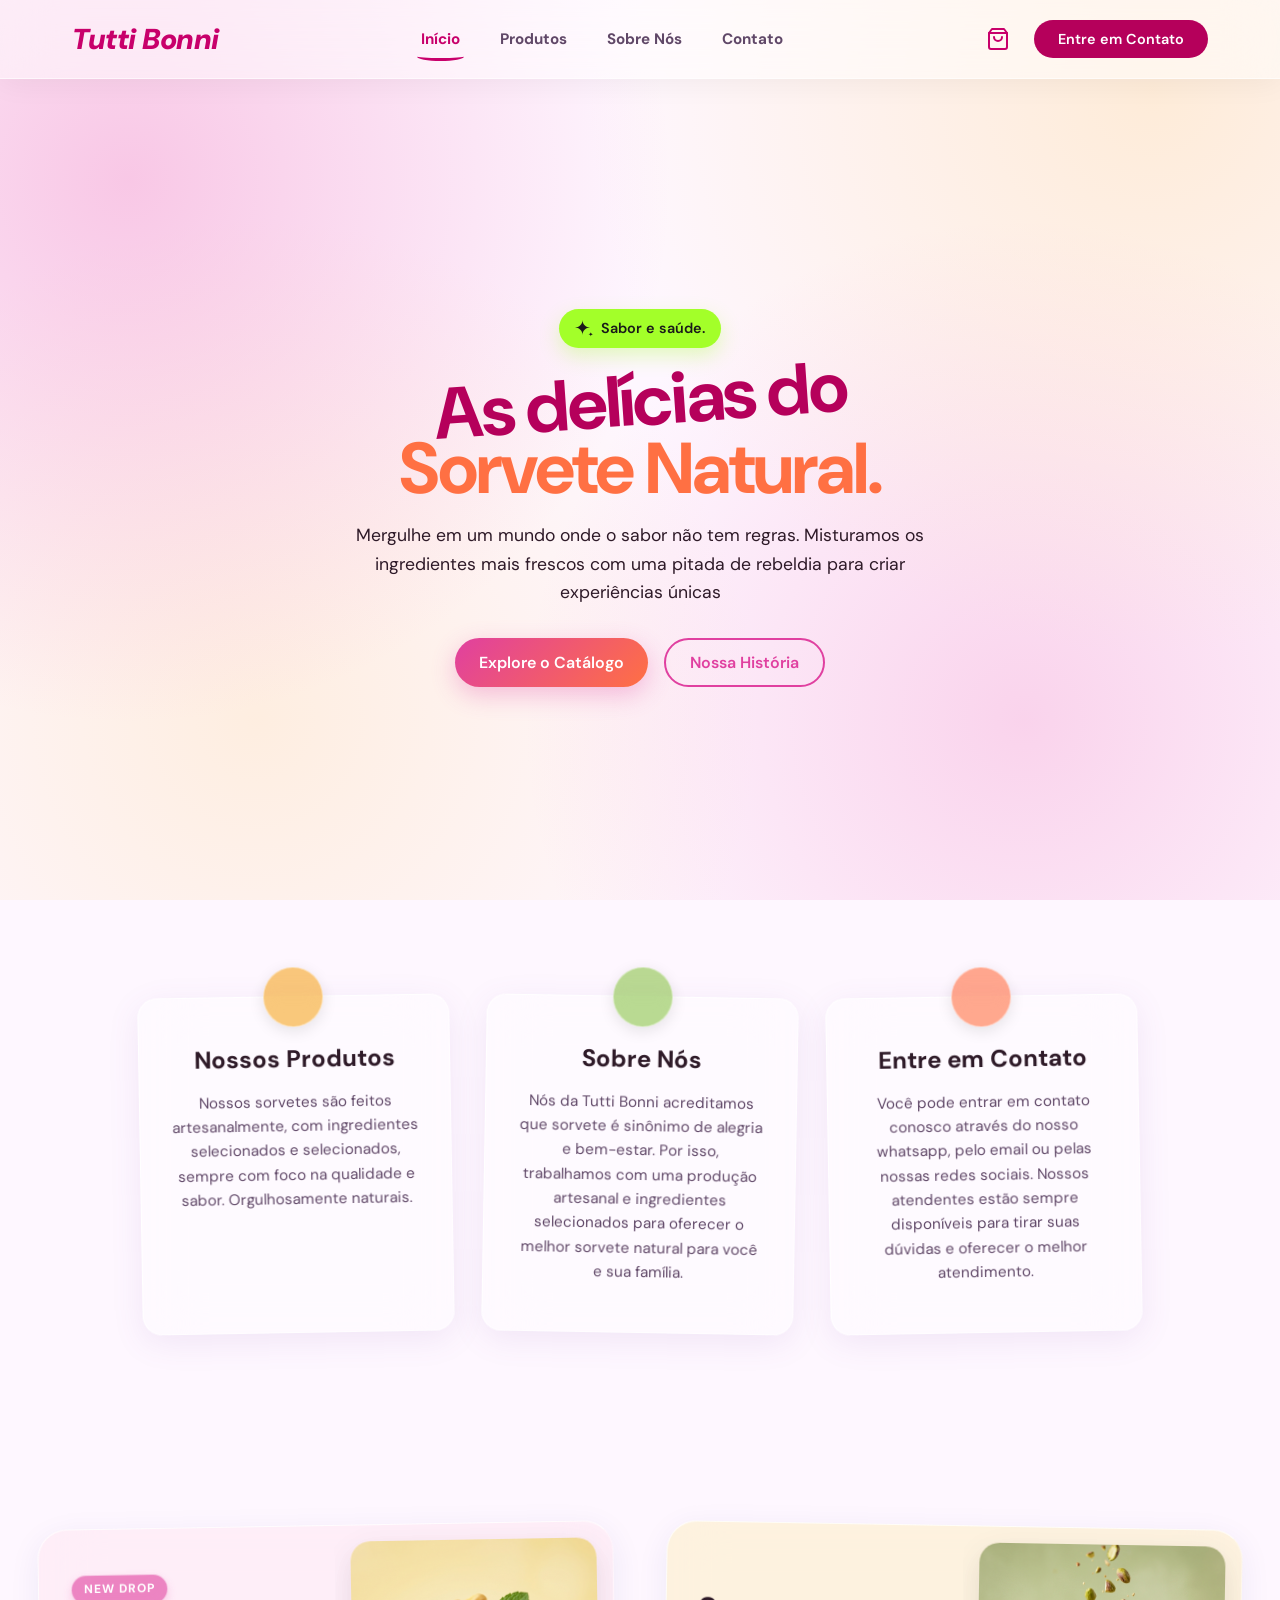
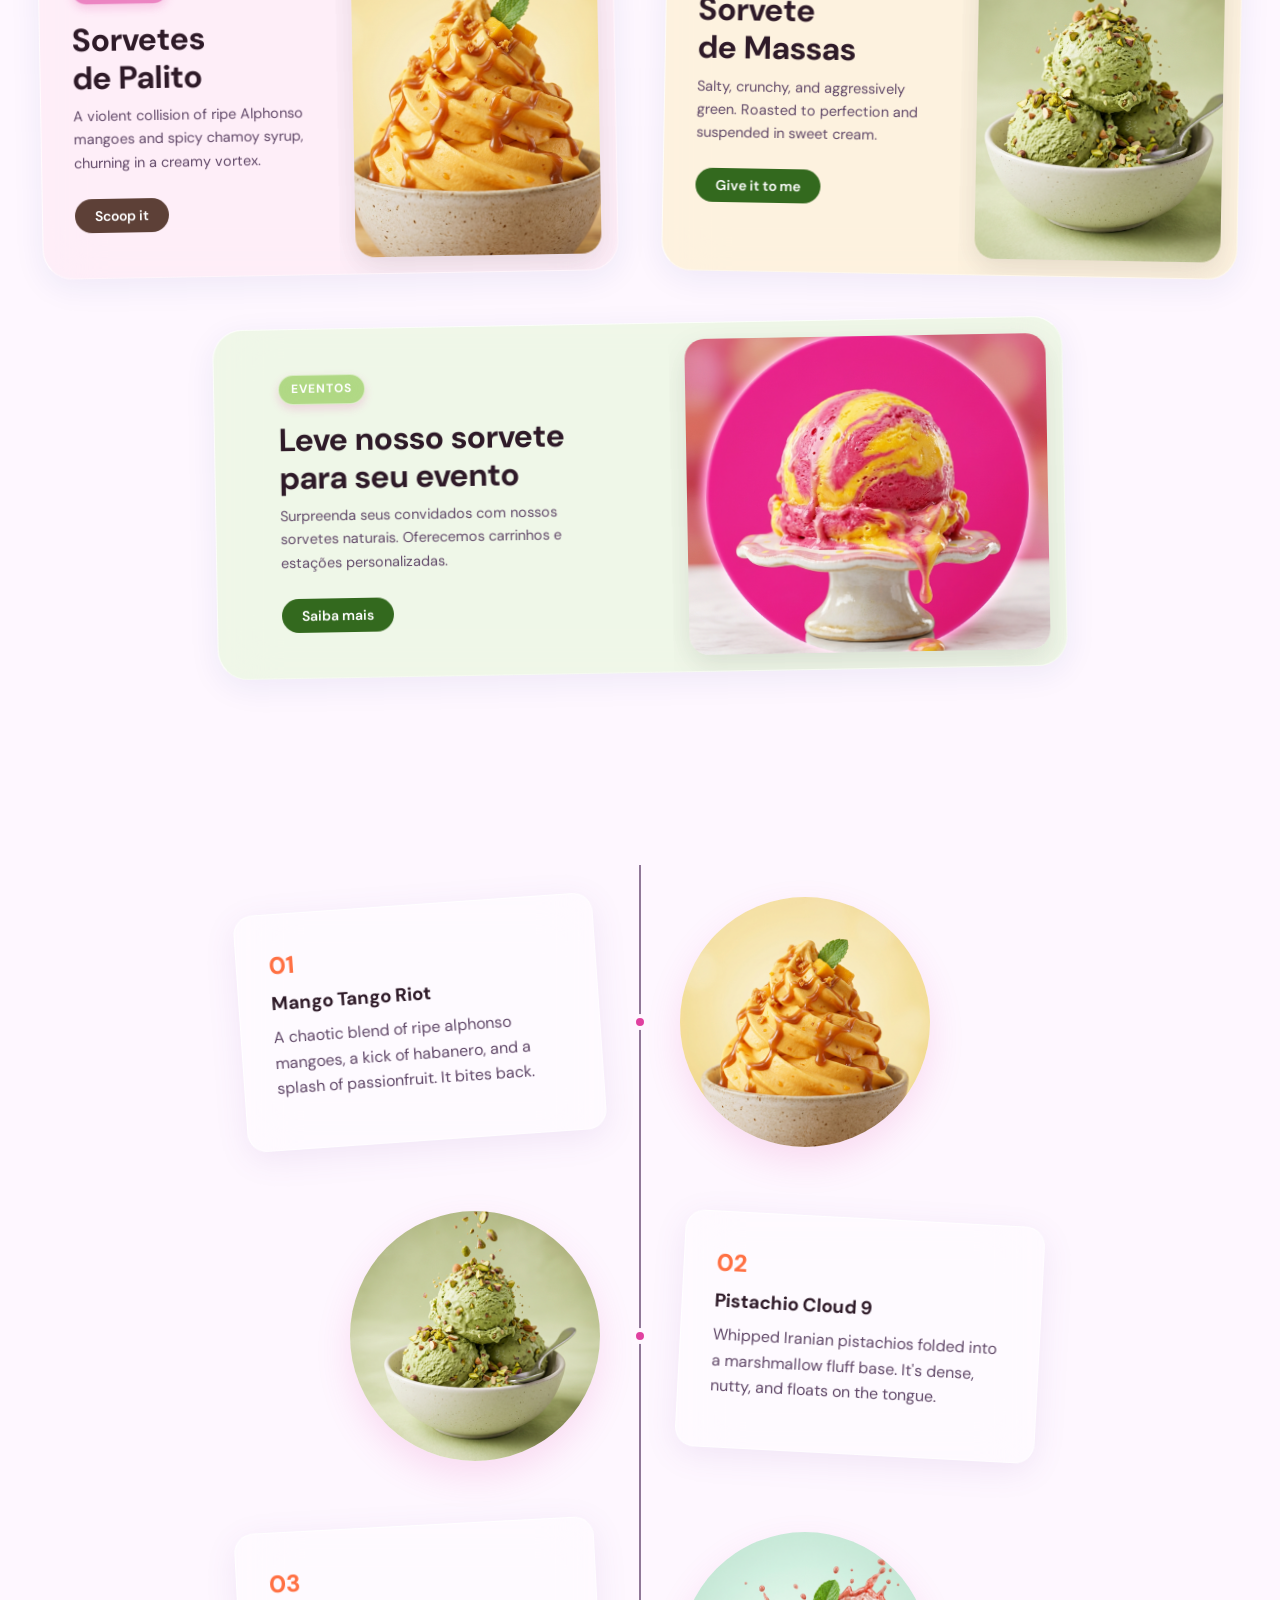
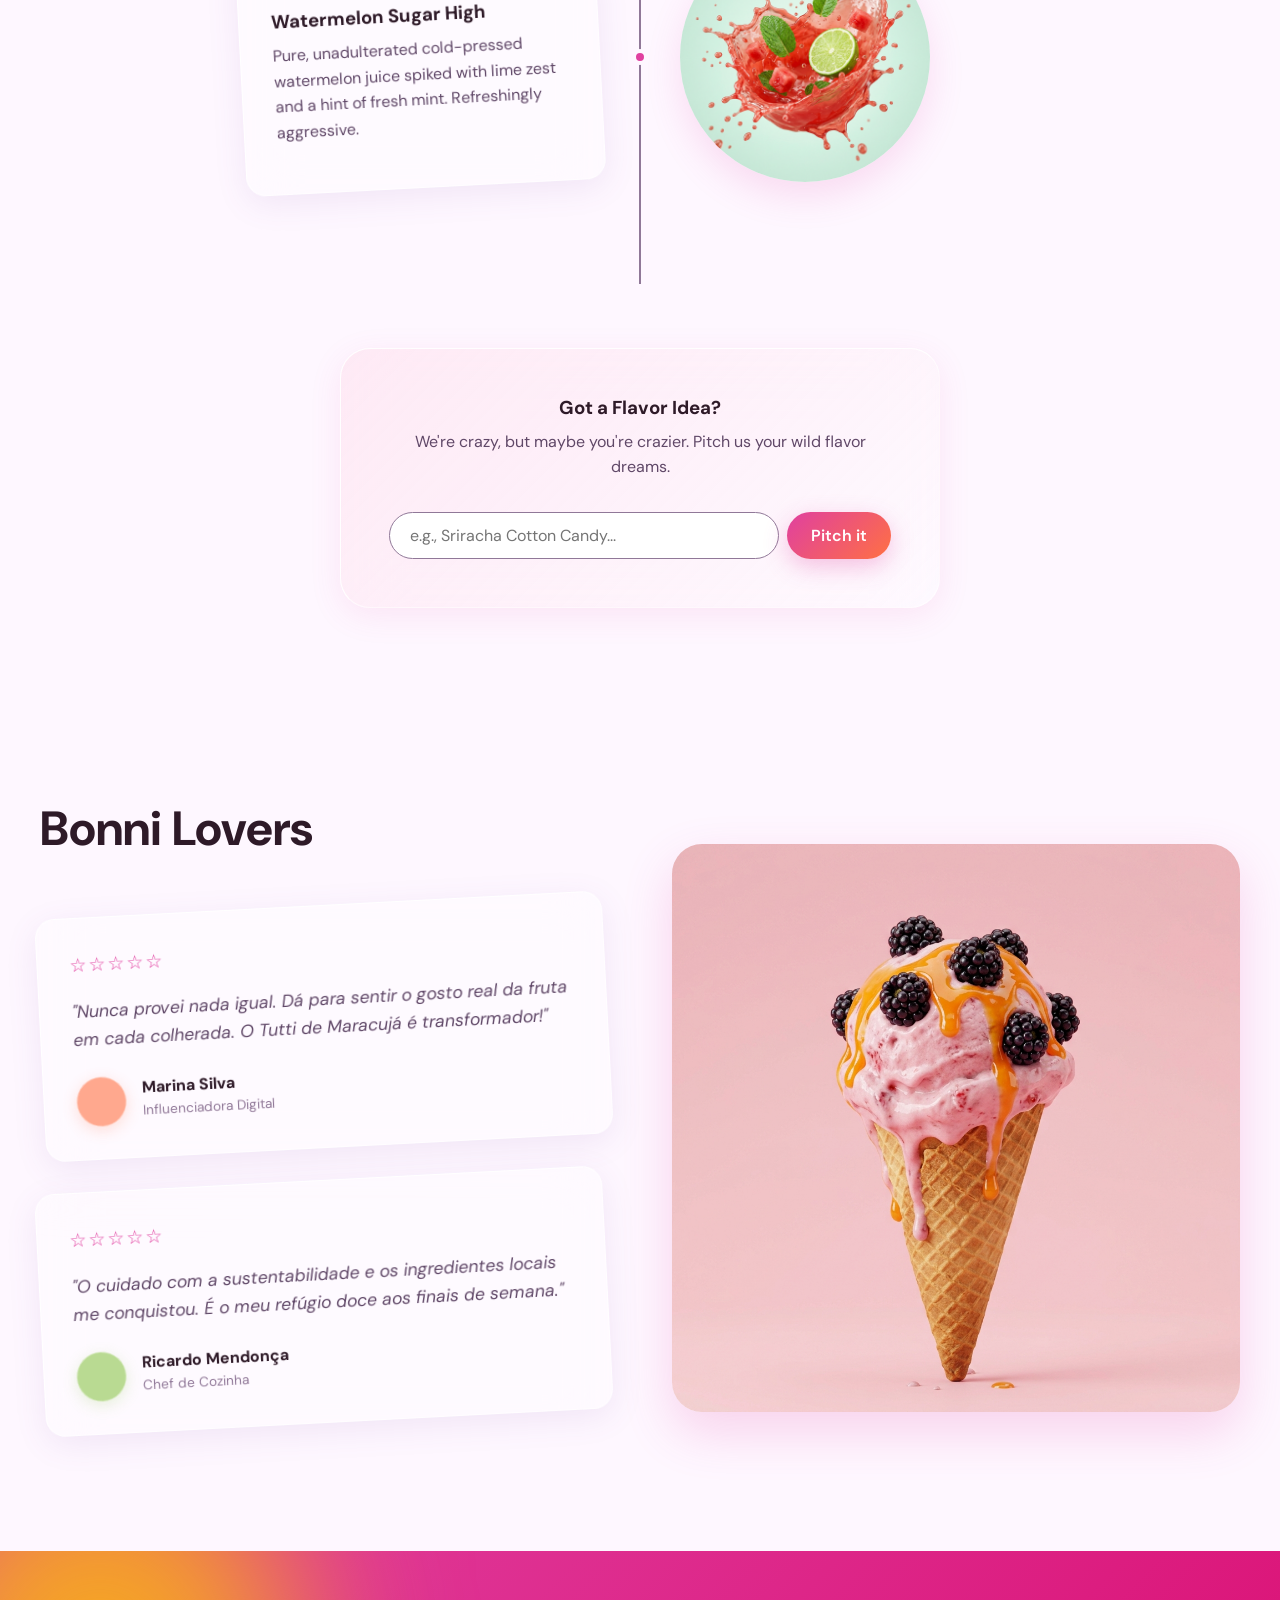
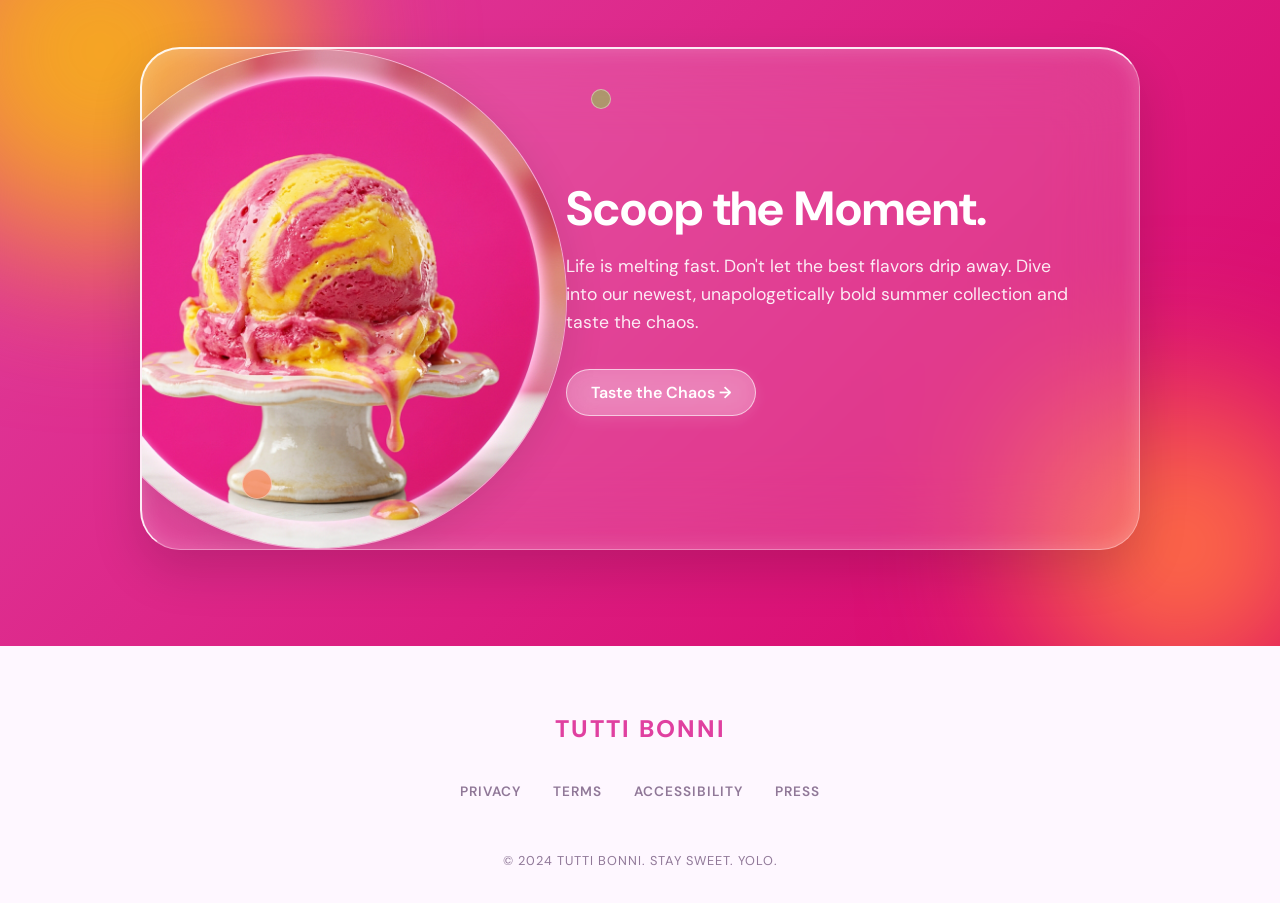
<file: index.html>
<!DOCTYPE html>
<html lang="en">

<head>
    <meta charset="UTF-8">
    <meta name="viewport" content="width=device-width, initial-scale=1.0">
    <title>Tutti Bonni</title>
    <link rel="preconnect" href="https://fonts.googleapis.com">
    <link rel="preconnect" href="https://fonts.gstatic.com" crossorigin>
    <link
        href="https://fonts.googleapis.com/css2?family=DM+Sans:ital,opsz,wght@0,9..40,100..1000;1,9..40,100..1000&display=swap"
        rel="stylesheet">
    <link rel="stylesheet" href="index.css">
    <meta name="description"
        content="Tutti Bonni: Dive into a world where flavor has no rules. Natural, 0% added sugar, real fruit pulp ice creams.">
</head>

<body>

    <!-- HEADER SECTION -->
    <header class="site-header">
        <div class="header-container">
            <div class="header-logo">
                <a href="#home"><i>Tutti Bonni</i></a>
            </div>
            <nav class="header-nav">
                <a href="index.html" class="active">Início</a>
                <a href="products.html">Produtos</a>
                <a href="about.html">Sobre Nós</a>
                <a href="contact.html">Contato</a>
            </nav>
            <div class="header-actions">
                <a href="#cart" class="cart-icon">
                    <svg width="24" height="24" viewBox="0 0 24 24" fill="none" stroke="currentColor" stroke-width="2"
                        stroke-linecap="round" stroke-linejoin="round">
                        <path d="M6 2 3 6v14a2 2 0 0 0 2 2h14a2 2 0 0 0 2-2V6l-3-4Z" />
                        <path d="M3 6h18" />
                        <path d="M16 10a4 4 0 0 1-8 0" />
                    </svg>
                </a>
                <button class="btn btn-primary btn-header">Entre em Contato</button>
            </div>
            <button class="menu-toggle" aria-label="Abrir menu">
                <svg width="28" height="28" viewBox="0 0 24 24" fill="none" stroke="currentColor" stroke-width="2" stroke-linecap="round" stroke-linejoin="round"><line x1="3" y1="12" x2="21" y2="12"></line><line x1="3" y1="6" x2="21" y2="6"></line><line x1="3" y1="18" x2="21" y2="18"></line></svg>
            </button>
        </div>
    </header>

    <!-- HERO SECTION -->
    <section class="hero" id="home">
        <div class="hero-content">
            <div class="fresh-badge">
                <svg width="18" height="18" viewBox="0 0 24 24" fill="currentColor">
                    <path
                        d="M10 0C10 5.523 14.477 10 20 10C14.477 10 10 14.477 10 20C10 14.477 5.523 10 0 10C5.523 10 10 5.523 10 0Z" />
                    <path
                        d="M21 16C21 17.657 22.343 19 24 19C22.343 19 21 20.343 21 22C21 20.343 19.657 19 18 19C19.657 19 21 17.657 21 16Z" />
                </svg>
                Sabor e saúde.
            </div>
            <h1 class="hero-title">
                <span class="title-word-1">As delícias do</span>
                <span class="highlight-orange">Sorvete Natural.</span>
            </h1>
            <p>Mergulhe em um mundo onde o sabor não tem regras. Misturamos os ingredientes mais frescos com uma pitada
                de rebeldia para criar experiências únicas</p>
            <div class="hero-actions">
                <button class="btn btn-primary">Explore o Catálogo</button>
                <button class="btn btn-outline">Nossa História</button>
            </div>
        </div>
    </section>

    <!-- BENEFITS SECTION -->
    <section class="benefits" id="categories">
        <div class="benefits-container">
            <div class="benefit-card">
                <div class="benefit-icon bg-yellow"></div>
                <h3>Nossos Produtos</h3>
                <p>Nossos sorvetes são feitos artesanalmente, com ingredientes selecionados e selecionados, sempre
                    com foco na qualidade e sabor. Orgulhosamente naturais.</p>
            </div>
            <div class="benefit-card">
                <div class="benefit-icon bg-green"></div>
                <h3>Sobre Nós</h3>
                <p>Nós da Tutti Bonni acreditamos que sorvete é sinônimo de alegria e bem-estar. Por isso, trabalhamos
                    com uma produção artesanal e ingredientes selecionados para oferecer o melhor sorvete natural para
                    você e sua família.</p>
            </div>
            <div class="benefit-card">
                <div class="benefit-icon bg-orange"></div>
                <h3>Entre em Contato</h3>
                <p>Você pode entrar em contato conosco através do nosso whatsapp, pelo email ou pelas nossas redes
                    sociais. Nossos atendentes estão sempre disponíveis para tirar suas dúvidas e oferecer o melhor
                    atendimento.</p>
            </div>
        </div>
    </section>

    <!-- FEATURED PRODUCTS SECTION -->
    <section class="featured-products" id="featured">
        <div class="products-grid">
            <!-- Product 1 -->
            <div class="product-card card-pink">
                <div class="product-info">
                    <span class="badge">New Drop</span>
                    <h2>Sorvetes <br></b>de Palito</h2>
                    <p>A violent collision of ripe Alphonso mangoes and spicy chamoy syrup, churning in a creamy vortex.
                    </p>
                    <button class="btn btn-small btn-brown">Scoop it</button>
                </div>
                <div class="product-image-container">
                    <img src="assets/mango.png" alt="Mango Tango Ice Cream" class="product-img">
                </div>
            </div>

            <!-- Product 2 -->
            <div class="product-card card-yellow">
                <div class="product-image-container">
                    <img src="assets/pistachio.png" alt="Pistachio Ice Cream" class="product-img">
                </div>
                <div class="product-info">
                    <h2>Sorvete <br> de Massas</h2>
                    <p>Salty, crunchy, and aggressively green. Roasted to perfection and suspended in sweet cream.</p>
                    <button class="btn btn-small btn-dark-green">Give it to me</button>
                </div>
            </div>

            <!-- Product 3 -->
            <div class="product-card card-green">
                <div class="product-info">
                    <span class="badge bg-green">Eventos</span>
                    <h2>Leve nosso sorvete<br>para seu evento</h2>
                    <p>Surpreenda seus convidados com nossos sorvetes naturais. Oferecemos carrinhos e estações personalizadas.</p>
                    <button class="btn btn-small btn-dark-green">Saiba mais</button>
                </div>
                <div class="product-image-container">
                    <img src="assets/scoop.png" alt="Eventos e Catering" class="product-img">
                </div>
            </div>
        </div>
    </section>

    <!-- TIMELINE SECTION (ABOUT THE BRAND / FLAVOR DROPS) -->
    <section class="flavor-timeline" id="about">
        <div class="timeline-container">
            <div class="timeline-line"></div>

            <!-- Item 1 -->
            <div class="timeline-item left">
                <div class="timeline-content">
                    <span class="timeline-number">01</span>
                    <h3>Mango Tango Riot</h3>
                    <p>A chaotic blend of ripe alphonso mangoes, a kick of habanero, and a splash of passionfruit. It
                        bites back.</p>
                </div>
                <div class="timeline-point"></div>
                <div class="timeline-image">
                    <img src="assets/mango.png" alt="Mango Riot">
                </div>
            </div>

            <!-- Item 2 -->
            <div class="timeline-item right">
                <div class="timeline-image">
                    <img src="assets/pistachio.png" alt="Pistachio Cloud 9">
                </div>
                <div class="timeline-point"></div>
                <div class="timeline-content">
                    <span class="timeline-number">02</span>
                    <h3>Pistachio Cloud 9</h3>
                    <p>Whipped Iranian pistachios folded into a marshmallow fluff base. It's dense, nutty, and floats on
                        the tongue.</p>
                </div>
            </div>

            <!-- Item 3 -->
            <div class="timeline-item left">
                <div class="timeline-content">
                    <span class="timeline-number">03</span>
                    <h3>Watermelon Sugar High</h3>
                    <p>Pure, unadulterated cold-pressed watermelon juice spiked with lime zest and a hint of fresh mint.
                        Refreshingly aggressive.</p>
                </div>
                <div class="timeline-point"></div>
                <div class="timeline-image">
                    <img src="assets/watermelon.png" alt="Watermelon Sugar High">
                </div>
            </div>
        </div>

        <!-- IDEA CTA -->
        <div class="idea-cta-container">
            <div class="idea-cta">
                <h3>Got a Flavor Idea?</h3>
                <p>We're crazy, but maybe you're crazier. Pitch us your wild flavor dreams.</p>
                <form class="idea-form" onsubmit="event.preventDefault();">
                    <input type="text" placeholder="e.g., Sriracha Cotton Candy...">
                    <button type="submit" class="btn btn-primary">Pitch it</button>
                </form>
            </div>
        </div>
    </section>

    <!-- SOCIAL PROOF SECTION -->
    <section class="social-proof" id="testimonials">
        <div class="testimonials-container">
            <div class="testimonials-text">
                <h2>Bonni Lovers</h2>

                <div class="testimonial-card">
                    <div class="stars">☆☆☆☆☆</div>
                    <p>"Nunca provei nada igual. Dá para sentir o gosto real da fruta em cada colherada. O Tutti de
                        Maracujá é transformador!"</p>
                    <div class="author">
                        <div class="avatar bg-orange"></div>
                        <div>
                            <h4>Marina Silva</h4>
                            <span>Influenciadora Digital</span>
                        </div>
                    </div>
                </div>

                <div class="testimonial-card">
                    <div class="stars">☆☆☆☆☆</div>
                    <p>"O cuidado com a sustentabilidade e os ingredientes locais me conquistou. É o meu refúgio doce
                        aos finais de semana."</p>
                    <div class="author">
                        <div class="avatar bg-green"></div>
                        <div>
                            <h4>Ricardo Mendonça</h4>
                            <span>Chef de Cozinha</span>
                        </div>
                    </div>
                </div>
            </div>
            <div class="testimonials-image">
                <img src="assets/cone.png" alt="Delicious pink ice cream cone melting" class="hero-cone">
            </div>
        </div>
    </section>

    <!-- CTA / SCOOP THE MOMENT -->
    <section class="cta-moment">
        <div class="cta-card">
            <div class="cta-image-container">
                <img src="assets/scoop.png" alt="Colorful Ice Cream Scoop" class="cta-img">
            </div>
            <div class="cta-info">
                <h2>Scoop the Moment.</h2>
                <p>Life is melting fast. Don't let the best flavors drip away. Dive into our newest, unapologetically
                    bold summer collection and taste the chaos.</p>
                <button class="btn btn-white">Taste the Chaos &rarr;</button>
            </div>
            <div class="cta-dot dot-1"></div>
            <div class="cta-dot dot-2"></div>
        </div>
    </section>

    <!-- FOOTER -->
    <footer class="minimal-footer">
        <div class="footer-logo">TUTTI BONNI</div>
        <div class="footer-links">
            <a href="#">PRIVACY</a>
            <a href="#">TERMS</a>
            <a href="#">ACCESSIBILITY</a>
            <a href="#">PRESS</a>
        </div>
        <div class="footer-copy">
            &copy; 2024 TUTTI BONNI. STAY SWEET. YOLO.
        </div>
    </footer>

    <script src="script.js"></script>
</body>

</html>
</file>
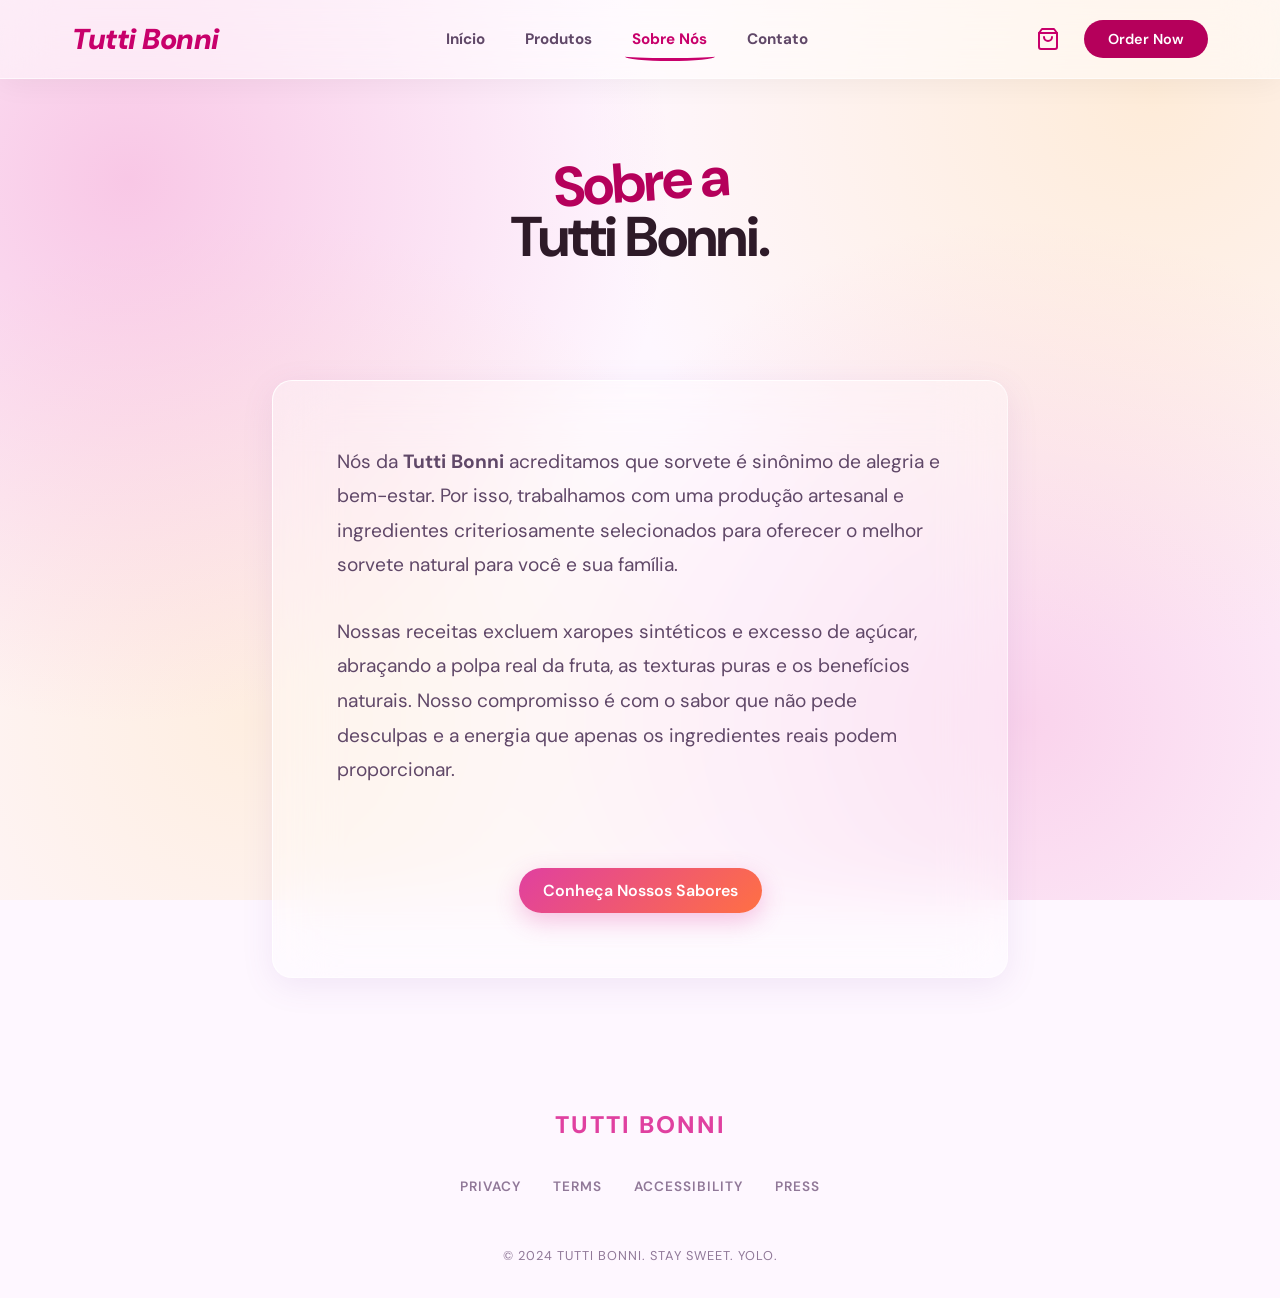
<file: about.html>
<!DOCTYPE html>
<html lang="pt-br">

<head>
    <meta charset="UTF-8">
    <meta name="viewport" content="width=device-width, initial-scale=1.0">
    <title>Sobre Nós - Tutti Bonni</title>
    <link rel="preconnect" href="https://fonts.googleapis.com">
    <link rel="preconnect" href="https://fonts.gstatic.com" crossorigin>
    <link
        href="https://fonts.googleapis.com/css2?family=DM+Sans:ital,opsz,wght@0,9..40,100..1000;1,9..40,100..1000&display=swap"
        rel="stylesheet">
    <link rel="stylesheet" href="index.css">
    <meta name="description"
        content="Sobre a Tutti Bonni: Uma história de sabor e ingredientes naturais.">
</head>

<body>

    <!-- HEADER SECTION -->
    <header class="site-header">
        <div class="header-container">
            <div class="header-logo">
                <a href="index.html"><i>Tutti Bonni</i></a>
            </div>
            <nav class="header-nav">
                <a href="index.html">Início</a>
                <a href="products.html">Produtos</a>
                <a href="about.html" class="active">Sobre Nós</a>
                <a href="contact.html">Contato</a>
            </nav>
            <div class="header-actions">
                <a href="#cart" class="cart-icon">
                    <svg width="24" height="24" viewBox="0 0 24 24" fill="none" stroke="currentColor" stroke-width="2"
                        stroke-linecap="round" stroke-linejoin="round">
                        <path d="M6 2 3 6v14a2 2 0 0 0 2 2h14a2 2 0 0 0 2-2V6l-3-4Z" />
                        <path d="M3 6h18" />
                        <path d="M16 10a4 4 0 0 1-8 0" />
                    </svg>
                </a>
                <button class="btn btn-primary btn-header">Order Now</button>
            </div>
            <button class="menu-toggle" aria-label="Abrir menu">
                <svg width="28" height="28" viewBox="0 0 24 24" fill="none" stroke="currentColor" stroke-width="2" stroke-linecap="round" stroke-linejoin="round"><line x1="3" y1="12" x2="21" y2="12"></line><line x1="3" y1="6" x2="21" y2="6"></line><line x1="3" y1="18" x2="21" y2="18"></line></svg>
            </button>
        </div>
    </header>

    <section class="page-header">
        <h1 class="hero-title page-title">
            <span class="title-word-1">Sobre a</span>
            <span class="highlight-orange">Tutti Bonni.</span>
        </h1>
    </section>

    <section class="about-page-content" style="max-width: 800px; margin: 0 auto; padding: 4rem 2rem;">
        <div class="product-simple-card" style="padding: 4rem; text-align: left;">
            <p style="font-size: 1.2rem; line-height: 1.8; margin-bottom: 2rem;">
                Nós da <strong>Tutti Bonni</strong> acreditamos que sorvete é sinônimo de alegria e bem-estar. Por isso, trabalhamos
                com uma produção artesanal e ingredientes criteriosamente selecionados para oferecer o melhor sorvete natural para
                você e sua família.
            </p>
            <p style="font-size: 1.2rem; line-height: 1.8; margin-bottom: 2rem;">
                Nossas receitas excluem xaropes sintéticos e excesso de açúcar, abraçando a polpa real da fruta, as texturas puras
                e os benefícios naturais. Nosso compromisso é com o sabor que não pede desculpas e a energia que apenas os ingredientes
                reais podem proporcionar.
            </p>
            <div style="text-align: center; margin-top: 3rem;">
                <button class="btn btn-primary" onclick="window.location.href='products.html'">Conheça Nossos Sabores</button>
            </div>
        </div>
    </section>

    <!-- FOOTER -->
    <footer class="minimal-footer">
        <div class="footer-logo">TUTTI BONNI</div>
        <div class="footer-links">
            <a href="#">PRIVACY</a>
            <a href="#">TERMS</a>
            <a href="#">ACCESSIBILITY</a>
            <a href="#">PRESS</a>
        </div>
        <div class="footer-copy">
            &copy; 2024 TUTTI BONNI. STAY SWEET. YOLO.
        </div>
    </footer>

    <script src="script.js"></script>
</body>

</html>
</file>
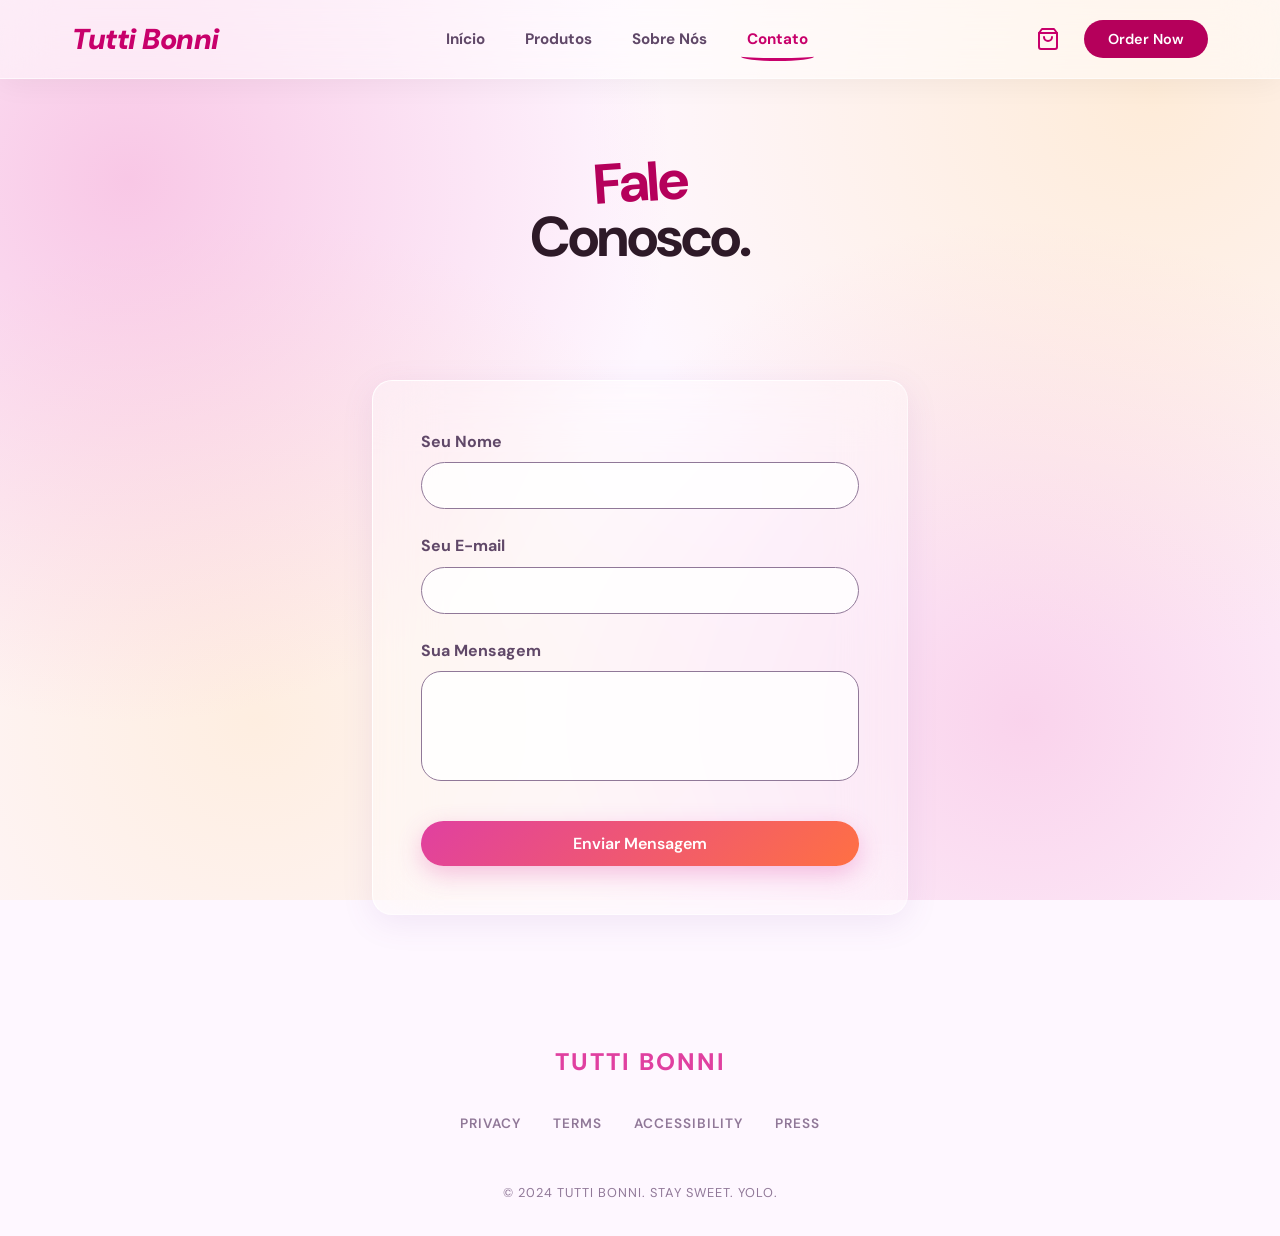
<file: contact.html>
<!DOCTYPE html>
<html lang="pt-br">

<head>
    <meta charset="UTF-8">
    <meta name="viewport" content="width=device-width, initial-scale=1.0">
    <title>Contato - Tutti Bonni</title>
    <link rel="preconnect" href="https://fonts.googleapis.com">
    <link rel="preconnect" href="https://fonts.gstatic.com" crossorigin>
    <link
        href="https://fonts.googleapis.com/css2?family=DM+Sans:ital,opsz,wght@0,9..40,100..1000;1,9..40,100..1000&display=swap"
        rel="stylesheet">
    <link rel="stylesheet" href="index.css">
    <meta name="description"
        content="Fale com a Tutti Bonni.">
</head>

<body>

    <!-- HEADER SECTION -->
    <header class="site-header">
        <div class="header-container">
            <div class="header-logo">
                <a href="index.html"><i>Tutti Bonni</i></a>
            </div>
            <nav class="header-nav">
                <a href="index.html">Início</a>
                <a href="products.html">Produtos</a>
                <a href="about.html">Sobre Nós</a>
                <a href="contact.html" class="active">Contato</a>
            </nav>
            <div class="header-actions">
                <a href="#cart" class="cart-icon">
                    <svg width="24" height="24" viewBox="0 0 24 24" fill="none" stroke="currentColor" stroke-width="2"
                        stroke-linecap="round" stroke-linejoin="round">
                        <path d="M6 2 3 6v14a2 2 0 0 0 2 2h14a2 2 0 0 0 2-2V6l-3-4Z" />
                        <path d="M3 6h18" />
                        <path d="M16 10a4 4 0 0 1-8 0" />
                    </svg>
                </a>
                <button class="btn btn-primary btn-header">Order Now</button>
            </div>
            <button class="menu-toggle" aria-label="Abrir menu">
                <svg width="28" height="28" viewBox="0 0 24 24" fill="none" stroke="currentColor" stroke-width="2" stroke-linecap="round" stroke-linejoin="round"><line x1="3" y1="12" x2="21" y2="12"></line><line x1="3" y1="6" x2="21" y2="6"></line><line x1="3" y1="18" x2="21" y2="18"></line></svg>
            </button>
        </div>
    </header>

    <section class="page-header">
        <h1 class="hero-title page-title">
            <span class="title-word-1">Fale</span>
            <span class="highlight-orange">Conosco.</span>
        </h1>
    </section>

    <section class="contact-page-content" style="max-width: 600px; margin: 0 auto; padding: 4rem 2rem;">
        <div class="product-simple-card" style="padding: 3rem; text-align: left;">
            <form class="contact-form" onsubmit="event.preventDefault(); alert('Mensagem enviada com sucesso!');">
                <div style="margin-bottom: 1.5rem;">
                    <label style="display: block; font-weight: 700; margin-bottom: 0.5rem; color: var(--on-surface-variant);">Seu Nome</label>
                    <input type="text" required style="width: 100%; padding: 12px 20px; border-radius: var(--radius-pill); border: 1px solid var(--outline); font-family: var(--font-family); font-size: 1rem; outline: none; background: rgba(255,255,255,0.8);">
                </div>
                <div style="margin-bottom: 1.5rem;">
                    <label style="display: block; font-weight: 700; margin-bottom: 0.5rem; color: var(--on-surface-variant);">Seu E-mail</label>
                    <input type="email" required style="width: 100%; padding: 12px 20px; border-radius: var(--radius-pill); border: 1px solid var(--outline); font-family: var(--font-family); font-size: 1rem; outline: none; background: rgba(255,255,255,0.8);">
                </div>
                <div style="margin-bottom: 2rem;">
                    <label style="display: block; font-weight: 700; margin-bottom: 0.5rem; color: var(--on-surface-variant);">Sua Mensagem</label>
                    <textarea required rows="4" style="width: 100%; padding: 12px 20px; border-radius: 20px; border: 1px solid var(--outline); font-family: var(--font-family); font-size: 1rem; outline: none; background: rgba(255,255,255,0.8); resize: none;"></textarea>
                </div>
                <button type="submit" class="btn btn-primary" style="width: 100%;">Enviar Mensagem</button>
            </form>
        </div>
    </section>

    <!-- FOOTER -->
    <footer class="minimal-footer">
        <div class="footer-logo">TUTTI BONNI</div>
        <div class="footer-links">
            <a href="#">PRIVACY</a>
            <a href="#">TERMS</a>
            <a href="#">ACCESSIBILITY</a>
            <a href="#">PRESS</a>
        </div>
        <div class="footer-copy">
            &copy; 2024 TUTTI BONNI. STAY SWEET. YOLO.
        </div>
    </footer>

    <script src="script.js"></script>
</body>

</html>
</file>
<file: index.css>
:root {
    --primary: #e040a0;
    --primary-light: #f080c0;
    --primary-dim: #f0a0cc;
    --secondary: #7c52aa;
    --tertiary: #0096cc;
    --background: #fef7ff;
    --surface: #ffffff;
    --on-background: #2e1a28;
    --on-surface-variant: #604868;
    --outline: #907898;

    /* Additional accents from the design */
    --yellow: #f5a623;
    --green: #8bc34a;
    --dark-green: #33691e;
    --orange: #ff7043;
    --brown: #8d6e63;
    --brown-dark: #5d4037;
    --red: #e53935;

    --font-family: 'DM Sans', sans-serif;
    --radius-pill: 9999px;
    --radius-card: 20px;

    --transition-bouncy: transform 0.4s cubic-bezier(0.175, 0.885, 0.32, 1.275);
    --transition-smooth: all 0.3s ease-out;
}

* {
    margin: 0;
    padding: 0;
    box-sizing: border-box;
}

body {
    font-family: var(--font-family);
    background-color: var(--background);
    background-image:
        radial-gradient(circle at 10% 20%, rgba(240, 128, 192, 0.4) 0%, transparent 40%),
        radial-gradient(circle at 90% 10%, rgba(255, 224, 178, 0.5) 0%, transparent 40%),
        radial-gradient(circle at 80% 80%, rgba(240, 128, 192, 0.3) 0%, transparent 40%),
        radial-gradient(circle at 20% 80%, rgba(255, 224, 178, 0.4) 0%, transparent 40%);
    background-attachment: fixed;
    color: var(--on-background);
    line-height: 1.6;
    font-size: 16px;
    overflow-x: hidden;
}

h1,
h2,
h3,
h4,
h5,
h6 {
    font-weight: 700;
    line-height: 1.2;
    margin-bottom: 0.5em;
    color: var(--on-background);
}

p {
    color: var(--on-surface-variant);
    margin-bottom: 1rem;
}

a {
    text-decoration: none;
    color: var(--primary);
    transition: var(--transition-smooth);
}

/* ================= UTILITIES ================= */
.bg-yellow {
    background-color: rgba(245, 166, 35, 0.6) !important;
    backdrop-filter: blur(10px);
    -webkit-backdrop-filter: blur(10px);
    border: 1px solid rgba(255, 255, 255, 0.4);
    box-shadow: 0 4px 15px rgba(245, 166, 35, 0.2);
}

.bg-green {
    background-color: rgba(139, 195, 74, 0.6) !important;
    backdrop-filter: blur(10px);
    -webkit-backdrop-filter: blur(10px);
    border: 1px solid rgba(255, 255, 255, 0.4);
    box-shadow: 0 4px 15px rgba(139, 195, 74, 0.2);
}

.bg-orange {
    background-color: rgba(255, 112, 67, 0.6) !important;
    backdrop-filter: blur(10px);
    -webkit-backdrop-filter: blur(10px);
    border: 1px solid rgba(255, 255, 255, 0.4);
    box-shadow: 0 4px 15px rgba(255, 112, 67, 0.2);
}

/* ================= BUTTONS ================= */
.btn {
    display: inline-flex;
    align-items: center;
    justify-content: center;
    padding: 12px 24px;
    font-size: 16px;
    font-weight: 600;
    border-radius: var(--radius-pill);
    border: none;
    cursor: pointer;
    transition: var(--transition-bouncy);
    font-family: var(--font-family);
}

.btn:hover {
    transform: scale(1.03);
}

.btn-primary {
    background: linear-gradient(135deg, var(--primary), var(--orange));
    color: white;
    box-shadow: 0 8px 24px rgba(224, 64, 160, 0.3);
}

.btn-primary:hover {
    box-shadow: 0 12px 32px rgba(224, 64, 160, 0.4);
}

.btn-outline {
    background: transparent;
    color: var(--primary);
    border: 2px solid var(--primary);
}

.btn-outline:hover {
    background: var(--primary-light);
    color: white;
    border-color: var(--primary-light);
}

.btn-small {
    padding: 8px 20px;
    font-size: 14px;
}

.btn-brown {
    background-color: var(--brown-dark);
    color: white;
}

.btn-dark-green {
    background-color: var(--dark-green);
    color: white;
}

/* ================= HEADER SECTION ================= */
.site-header {
    position: fixed;
    top: 0;
    left: 0;
    width: 100%;
    background: rgba(255, 255, 255, 0.5);
    backdrop-filter: blur(25px);
    -webkit-backdrop-filter: blur(25px);
    z-index: 1000;
    box-shadow: 0 4px 30px rgba(0, 0, 0, 0.05);
    border-bottom: 1px solid rgba(255, 255, 255, 0.6);
}

.header-container {
    max-width: 1200px;
    margin: 0 auto;
    padding: 1rem 2rem;
    display: flex;
    justify-content: space-between;
    align-items: center;
}

.header-logo a {
    font-size: 1.8rem;
    font-weight: 900;
    color: #c8006b;
    text-decoration: none;
    letter-spacing: -0.5px;
}

.header-nav {
    display: flex;
    gap: 2.5rem;
}

.header-nav a {
    color: var(--on-surface-variant);
    font-weight: 700;
    font-size: 0.95rem;
    position: relative;
    padding: 0.5rem 0;
}

.header-nav a:hover {
    color: var(--primary);
}

.header-nav a.active {
    color: #c8006b;
}

.header-nav a.active::after {
    content: '';
    position: absolute;
    bottom: -2px;
    left: -10%;
    width: 120%;
    height: 6px;
    border-bottom: 3px solid #c8006b;
    border-radius: 50%;
}

.header-actions {
    display: flex;
    align-items: center;
    gap: 1.5rem;
}

.menu-toggle {
    display: none;
}

.cart-icon {
    color: #c8006b;
    display: flex;
    align-items: center;
    transition: var(--transition-bouncy);
}

.cart-icon:hover {
    transform: scale(1.1);
}

.btn-header {
    background: #b5005b;
    box-shadow: none;
    padding: 10px 24px;
    font-size: 0.9rem;
    color: white;
}

.btn-header:hover {
    background: #d90368;
    box-shadow: 0 4px 15px rgba(217, 3, 104, 0.3);
}

/* ================= HERO SECTION ================= */
.hero {
    min-height: 100vh;
    display: flex;
    align-items: center;
    justify-content: center;
    text-align: center;
    padding: 8rem 2rem 2rem;
    position: relative;
}

.fresh-badge {
    display: inline-flex;
    align-items: center;
    gap: 8px;
    background-color: #a3ff29;
    color: #1a1a1a;
    padding: 8px 16px;
    border-radius: 9999px;
    font-weight: 600;
    font-size: 0.9rem;
    margin-bottom: 1.5rem;
    box-shadow: 0 8px 20px rgba(163, 255, 41, 0.3);
}

.hero-content {
    position: relative;
    z-index: 2;
    max-width: 600px;
}

.hero-title {
    font-size: 4.5rem;
    letter-spacing: -2px;
    display: flex;
    flex-direction: column;
    align-items: center;
    line-height: 0.8;
    margin-bottom: 1.5rem;
}

.title-word-1 {
    transform: rotate(-4deg);
    display: inline-block;
    color: #b5005b;
    margin-bottom: 10px;
    position: relative;
    z-index: 2;
}

.hero .highlight-orange {
    color: var(--orange);
}

.hero p {
    font-size: 1.1rem;
    margin: 1.5rem 0 2rem;
    color: var(--on-background);
}

.hero-actions {
    display: flex;
    gap: 1rem;
    justify-content: center;
}

/* ================= BENEFITS (CATEGORIES) ================= */
.benefits {
    padding: 6rem 2rem;
}

.benefits-container {
    max-width: 1000px;
    margin: 0 auto;
    display: grid;
    grid-template-columns: repeat(auto-fit, minmax(280px, 1fr));
    gap: 2rem;
}

.benefit-card {
    --card-rotation: 0deg;
    background: rgba(255, 255, 255, 0.35);
    backdrop-filter: blur(30px);
    -webkit-backdrop-filter: blur(30px);
    border: 1px solid rgba(255, 255, 255, 0.6);
    border-top: 1px solid rgba(255, 255, 255, 0.9);
    border-left: 1px solid rgba(255, 255, 255, 0.9);
    border-radius: var(--radius-card);
    padding: 3rem 2rem 2rem;
    text-align: center;
    box-shadow: 0 8px 32px 0 rgba(124, 82, 170, 0.1);
    position: relative;
    transition: var(--transition-bouncy);
    transform: rotate(var(--card-rotation));
}

/* Edit these values to change the rotation of each card separately */
.benefit-card:nth-child(1) {
    --card-rotation: -1deg;
}

.benefit-card:nth-child(2) {
    --card-rotation: 1deg;
}

.benefit-card:nth-child(3) {
    --card-rotation: -1deg;
}

.benefit-card:hover {
    transform: translateY(-5px) scale(1.02) rotate(var(--card-rotation));
    box-shadow: 0 15px 50px rgba(224, 64, 160, 0.12);
}

.benefit-icon {
    width: 60px;
    height: 60px;
    border-radius: var(--radius-pill);
    position: absolute;
    top: -30px;
    left: 50%;
    transform: translateX(-50%);
    box-shadow: 0 4px 15px rgba(0, 0, 0, 0.1);
}

.benefit-card h3 {
    font-size: 1.5rem;
    margin-bottom: 1rem;
}

.benefit-card p {
    font-size: 0.95rem;
}

/* ================= FEATURED PRODUCTS ================= */
.featured-products {
    padding: 6rem 2rem;
}

.products-grid {
    max-width: 1200px;
    margin: 0 auto;
    display: grid;
    grid-template-columns: repeat(auto-fit, minmax(400px, 1fr));
    gap: 3rem;
}

.product-card {
    --card-rotation: 0deg;
    border-radius: 30px;
    display: flex;
    overflow: hidden;
    box-shadow: 0 8px 32px 0 rgba(31, 38, 135, 0.07);
    transition: var(--transition-bouncy);
    height: 350px;
    backdrop-filter: blur(30px);
    -webkit-backdrop-filter: blur(30px);
    border: 1px solid rgba(255, 255, 255, 0.4);
    border-top: 1px solid rgba(255, 255, 255, 0.8);
    border-left: 1px solid rgba(255, 255, 255, 0.8);
    transform: rotate(var(--card-rotation));
}

/* Edit these values to change the rotation of each product card separately */
.product-card:nth-child(1) {
    --card-rotation: -1deg;
}

.product-card:nth-child(2) {
    --card-rotation: 1deg;
}

.product-card:nth-child(3) {
    --card-rotation: -1deg;
}

.product-card:hover {
    transform: scale(1.02) rotate(var(--card-rotation));
}

.card-pink {
    background-color: rgba(255, 220, 235, 0.35);
}

.card-yellow {
    background-color: rgba(252, 232, 164, 0.35);
    flex-direction: row-reverse;
}

.card-green {
    background-color: rgba(212, 245, 190, 0.35);
    grid-column: 1 / -1;
    justify-self: center;
    width: 100%;
    max-width: 850px;
}

.card-green .product-info {
    padding: 3rem 4rem;
}

.product-info {
    padding: 3rem 2rem;
    flex: 1;
    display: flex;
    flex-direction: column;
    justify-content: center;
    align-items: flex-start;
}

.product-image-container {
    flex: 1.2;
    position: relative;
    overflow: hidden;
}

.product-img {
    width: 100%;
    height: 100%;
    object-fit: cover;
    border-radius: 20px;
    margin: 1rem;
    width: calc(100% - 2rem);
    height: calc(100% - 2rem);
    box-shadow: 0 10px 30px rgba(0, 0, 0, 0.1);
}

.badge {
    background: rgba(224, 64, 160, 0.6);
    backdrop-filter: blur(10px);
    -webkit-backdrop-filter: blur(10px);
    border: 1px solid rgba(255, 255, 255, 0.5);
    color: white;
    padding: 4px 12px;
    border-radius: var(--radius-pill);
    font-size: 0.75rem;
    font-weight: bold;
    margin-bottom: 1rem;
    text-transform: uppercase;
    letter-spacing: 1px;
    box-shadow: 0 4px 10px rgba(224, 64, 160, 0.2);
}

.product-info h2 {
    font-size: 2rem;
    margin-bottom: 0.5rem;
    color: var(--on-background);
}

.product-info p {
    font-size: 0.9rem;
    margin-bottom: 1.5rem;
}

/* ================= FLAVOR TIMELINE ================= */
.flavor-timeline {
    padding: 6rem 2rem;
}

.timeline-container {
    max-width: 800px;
    margin: 0 auto;
    position: relative;
    padding: 2rem 0;
}

.timeline-line {
    position: absolute;
    top: 0;
    bottom: 0;
    left: 50%;
    width: 2px;
    background: var(--outline);
    transform: translateX(-50%);
}

.timeline-item {
    display: flex;
    align-items: center;
    justify-content: space-between;
    margin-bottom: 4rem;
    position: relative;
    width: 100%;
}

.timeline-item.left {
    flex-direction: row;
}

.timeline-item.right {
    flex-direction: row;
}

.timeline-content {
    --card-rotation: 0deg;
    width: 45%;
    background: rgba(255, 255, 255, 0.35);
    backdrop-filter: blur(30px);
    -webkit-backdrop-filter: blur(30px);
    border: 1px solid rgba(255, 255, 255, 0.6);
    border-top: 1px solid rgba(255, 255, 255, 0.9);
    border-left: 1px solid rgba(255, 255, 255, 0.9);
    padding: 2rem;
    border-radius: var(--radius-card);
    box-shadow: 0 8px 32px 0 rgba(124, 82, 170, 0.1);
    transform: rotate(var(--card-rotation));
}

/* Edit these values to change the rotation of each timeline card separately */
.timeline-item:nth-child(2) .timeline-content {
    --card-rotation: -4deg;
}

.timeline-item:nth-child(3) .timeline-content {
    --card-rotation: 3deg;
}

.timeline-item:nth-child(4) .timeline-content {
    --card-rotation: -3deg;
}

.timeline-item.left .timeline-content {
    text-align: left;
}

.timeline-item.right .timeline-content {
    text-align: left;
}

.timeline-number {
    color: var(--orange);
    font-size: 1.5rem;
    font-weight: 800;
    margin-bottom: 0.5rem;
    display: block;
}

.timeline-image {
    width: 45%;
    display: flex;
}

.timeline-item.left .timeline-image {
    justify-content: flex-start;
}

.timeline-item.right .timeline-image {
    justify-content: flex-end;
}

.timeline-image img {
    width: 250px;
    height: 250px;
    object-fit: cover;
    border-radius: 50%;
    box-shadow: 0 15px 35px rgba(224, 64, 160, 0.15);
    transition: var(--transition-bouncy);
}

.timeline-item:hover .timeline-image img {
    transform: scale(1.05);
}

.timeline-point {
    position: absolute;
    left: 50%;
    top: 50%;
    transform: translate(-50%, -50%);
    width: 16px;
    height: 16px;
    border-radius: 50%;
    background: var(--primary);
    border: 4px solid var(--background);
    z-index: 2;
}

.badge-pink {
    background: var(--primary);
}

.badge-brown {
    background: var(--brown);
}

.badge-green {
    background: var(--green);
}

/* IDEA CTA */
.idea-cta-container {
    max-width: 600px;
    margin: 4rem auto 0;
}

.idea-cta {
    background: linear-gradient(135deg, rgba(255, 220, 235, 0.5), rgba(255, 255, 255, 0.3));
    backdrop-filter: blur(30px);
    -webkit-backdrop-filter: blur(30px);
    border: 1px solid rgba(255, 255, 255, 0.6);
    border-top: 1px solid rgba(255, 255, 255, 0.9);
    border-left: 1px solid rgba(255, 255, 255, 0.9);
    border-radius: 30px;
    padding: 3rem;
    text-align: center;
    box-shadow: 0 8px 32px 0 rgba(224, 64, 160, 0.1);
}

.idea-form {
    display: flex;
    gap: 0.5rem;
    margin-top: 2rem;
}

.idea-form input {
    flex: 1;
    padding: 12px 20px;
    border-radius: var(--radius-pill);
    border: 1px solid var(--outline);
    font-family: var(--font-family);
    font-size: 1rem;
    outline: none;
    transition: var(--transition-smooth);
}

.idea-form input:focus {
    border-color: var(--primary);
    box-shadow: 0 0 0 3px rgba(224, 64, 160, 0.2);
}

/* ================= SOCIAL PROOF ================= */
.social-proof {
    padding: 6rem 2rem;
}

.testimonials-container {
    max-width: 1200px;
    margin: 0 auto;
    display: flex;
    align-items: center;
    gap: 4rem;
}

.testimonials-text {
    flex: 1;
}

.testimonials-text h2 {
    font-size: 3rem;
    margin-bottom: 3rem;
    color: var(--on-background);
}

.testimonial-card {
    --card-rotation: 0deg;
    background: rgba(255, 255, 255, 0.35);
    backdrop-filter: blur(30px);
    -webkit-backdrop-filter: blur(30px);
    border: 1px solid rgba(255, 255, 255, 0.6);
    border-top: 1px solid rgba(255, 255, 255, 0.9);
    border-left: 1px solid rgba(255, 255, 255, 0.9);
    padding: 2rem;
    border-radius: var(--radius-card);
    margin-bottom: 2rem;
    box-shadow: 0 8px 32px 0 rgba(124, 82, 170, 0.1);
    position: relative;
    transform: rotate(var(--card-rotation));
}

/* Edit these values to change the rotation of each testimonial card separately */
.testimonials-text :nth-child(2) {
    --card-rotation: -3deg;
}

.testimonials-text :nth-child(3) {
    --card-rotation: -3deg;
}

.stars {
    color: var(--primary);
    font-size: 1.2rem;
    margin-bottom: 1rem;
    letter-spacing: 2px;
}

.testimonial-card p {
    font-style: italic;
    font-size: 1.1rem;
    color: var(--on-surface-variant);
}

.author {
    display: flex;
    align-items: center;
    gap: 1rem;
    margin-top: 1.5rem;
}

.avatar {
    width: 50px;
    height: 50px;
    border-radius: 50%;
}

.author h4 {
    margin-bottom: 0;
    font-size: 1rem;
}

.author span {
    font-size: 0.85rem;
    color: var(--outline);
}

.testimonials-image {
    flex: 1;
    display: flex;
    justify-content: center;
}

.hero-cone {
    max-width: 100%;
    border-radius: 30px;
    box-shadow: 0 20px 50px rgba(224, 64, 160, 0.2);
    transition: var(--transition-bouncy);
}

.hero-cone:hover {
    transform: scale(1.02) rotate(2deg);
}

.cta-moment {
    padding: 6rem 2rem;
    background: linear-gradient(135deg, var(--primary) 0%, #d90368 100%);
    display: flex;
    justify-content: center;
    position: relative;
    overflow: hidden;
}

.cta-moment::before,
.cta-moment::after {
    content: '';
    position: absolute;
    border-radius: 50%;
    filter: blur(80px);
    z-index: 0;
}

.cta-moment::before {
    width: 400px;
    height: 400px;
    background-color: var(--yellow);
    top: -100px;
    left: -100px;
}

.cta-moment::after {
    width: 300px;
    height: 300px;
    background-color: var(--orange);
    bottom: -50px;
    right: -50px;
}

.cta-card {
    background-color: rgba(255, 255, 255, 0.15);
    /* Frosty white glass */
    backdrop-filter: blur(40px);
    -webkit-backdrop-filter: blur(40px);
    border: 1px solid rgba(255, 255, 255, 0.4);
    border-top: 2px solid rgba(255, 255, 255, 0.9);
    border-left: 2px solid rgba(255, 255, 255, 0.9);
    border-radius: 40px;
    width: 100%;
    max-width: 1000px;
    display: flex;
    align-items: center;
    position: relative;
    overflow: hidden;
    padding: 0;
    box-shadow: 0 20px 50px rgba(0, 0, 0, 0.15), inset 0 0 20px rgba(255, 255, 255, 0.2);
    z-index: 1;
}

.cta-image-container {
    flex: 1;
    position: relative;
    display: flex;
    align-items: center;
    justify-content: flex-start;
    padding-left: 0;
}

.cta-img {
    width: 120%;
    max-width: 500px;
    transform: translateX(-15%);
    border-radius: 50%;
    background-color: rgba(255, 255, 255, 0.15);
    backdrop-filter: blur(20px);
    -webkit-backdrop-filter: blur(20px);
    border: 1px solid rgba(255, 255, 255, 0.4);
    box-shadow: 0 10px 40px rgba(0, 0, 0, 0.1);
}

.cta-info {
    flex: 1.2;
    padding: 4rem 4rem 4rem 0;
    color: white;
    z-index: 2;
}

.cta-info h2 {
    font-size: 3rem;
    color: white;
    margin-bottom: 1rem;
    line-height: 1.1;
}

.cta-info p {
    color: rgba(255, 255, 255, 0.9);
    font-size: 1.1rem;
    margin-bottom: 2rem;
}

.btn-white {
    background-color: rgba(255, 255, 255, 0.25);
    backdrop-filter: blur(15px);
    -webkit-backdrop-filter: blur(15px);
    border: 1px solid rgba(255, 255, 255, 0.6);
    color: white;
    box-shadow: 0 4px 15px rgba(255, 255, 255, 0.1);
}

.btn-white:hover {
    background-color: rgba(255, 255, 255, 0.4);
    color: white;
    transform: translateY(-2px);
}

.cta-dot {
    position: absolute;
    border-radius: 50%;
}

.dot-1 {
    width: 20px;
    height: 20px;
    background-color: rgba(139, 195, 74, 0.6);
    backdrop-filter: blur(10px);
    -webkit-backdrop-filter: blur(10px);
    border: 1px solid rgba(255, 255, 255, 0.4);
    top: 40px;
    left: 45%;
}

.dot-2 {
    width: 30px;
    height: 30px;
    background-color: rgba(255, 112, 67, 0.6);
    backdrop-filter: blur(10px);
    -webkit-backdrop-filter: blur(10px);
    border: 1px solid rgba(255, 255, 255, 0.4);
    bottom: 50px;
    left: 10%;
}

/* ================= MINIMAL FOOTER ================= */
.minimal-footer {
    background-color: var(--background);
    padding: 4rem 2rem 2rem;
    text-align: center;
    display: flex;
    flex-direction: column;
    align-items: center;
    gap: 2rem;
}

.footer-logo {
    color: var(--primary);
    font-weight: 800;
    font-size: 1.5rem;
    letter-spacing: 2px;
}

.minimal-footer .footer-links {
    display: flex;
    gap: 2rem;
    flex-wrap: wrap;
    justify-content: center;
}

.minimal-footer .footer-links a {
    color: var(--outline);
    font-size: 0.85rem;
    font-weight: 600;
    letter-spacing: 1px;
}

.minimal-footer .footer-links a:hover {
    color: var(--primary);
}

.footer-copy {
    color: var(--outline);
    font-size: 0.8rem;
    letter-spacing: 1px;
    margin-top: 1rem;
}

/* ================= PÁGINAS INTERNAS ================= */

.page-header {
    padding-top: 10rem;
    text-align: center;
    padding-bottom: 2rem;
}

.page-title {
    font-size: 3.5rem;
}

.products-page,
.about-page-content,
.contact-page-content {
    max-width: 1200px;
    margin: 0 auto;
    padding: 2rem;
}

.products-simple-grid {
    display: grid;
    grid-template-columns: repeat(3, 1fr);
    gap: 2rem;
    margin-bottom: 4rem;
}

.product-simple-card {
    background: rgba(255, 255, 255, 0.35);
    backdrop-filter: blur(30px);
    -webkit-backdrop-filter: blur(30px);
    border: 1px solid rgba(255, 255, 255, 0.5);
    border-top: 1px solid rgba(255, 255, 255, 0.9);
    border-left: 1px solid rgba(255, 255, 255, 0.9);
    border-radius: var(--radius-card);
    padding: 2rem;
    text-align: center;
    box-shadow: 0 8px 32px 0 rgba(124, 82, 170, 0.1);
    transition: var(--transition-smooth);
    display: flex;
    flex-direction: column;
}

.product-simple-card:hover {
    transform: translateY(-5px);
    box-shadow: 0 15px 40px rgba(124, 82, 170, 0.1);
}

.product-placeholder-img {
    width: 100%;
    height: 200px;
    background-color: transparent;
    display: flex;
    align-items: center;
    justify-content: center;
    margin-bottom: 1.5rem;
}

.product-placeholder-img img {
    max-width: 100%;
    max-height: 100%;
    object-fit: contain;
}

.product-name {
    font-size: 1.25rem;
    margin-bottom: 1.5rem;
    color: var(--on-background);
    flex-grow: 1;
}

.product-pricing {
    display: flex;
    justify-content: space-between;
    border-top: 1px solid rgba(0, 0, 0, 0.05);
    padding-top: 1rem;
}

.price-item {
    display: flex;
    flex-direction: column;
    text-align: center;
    width: 48%;
}

.price-label {
    font-size: 0.7rem;
    color: var(--on-surface-variant);
    font-weight: 700;
    letter-spacing: 1px;
    margin-bottom: 0.25rem;
}

.price-value {
    color: var(--primary);
    font-weight: 700;
    font-size: 1rem;
}

/* ================= RESPONSIVE ================= */
@media (max-width: 900px) {

    .products-grid,
    .products-simple-grid {
        grid-template-columns: 1fr;
    }

    .product-card {
        height: auto;
        flex-direction: column !important;
    }

    .product-image-container {
        height: 300px;
        flex: none;
    }

    .timeline-item,
    .timeline-item.left,
    .timeline-item.right {
        display: flex;
        flex-direction: column !important;
        align-items: center;
        text-align: center;
    }

    .timeline-image {
        width: 100%;
        order: 1;
        justify-content: center !important;
        z-index: 1;
        position: relative;
    }

    .timeline-content {
        width: 100%;
        order: 2;
        margin-top: -30%;
        /* Pull content up by 30% to overlap */
        margin-bottom: 2rem;
        z-index: 2;
        position: relative;
    }

    .timeline-item.left .timeline-content,
    .timeline-item.right .timeline-content {
        text-align: center;
    }

    /* Ajuste da rotação dos cards SÓ no mobile */
    /* Você pode alterar os valores de 0deg para o que preferir! */
    .timeline-item:nth-child(2) .timeline-content {
        --card-rotation: 0deg;
    }

    .timeline-item:nth-child(3) .timeline-content {
        --card-rotation: 0deg;
    }

    .timeline-item:nth-child(4) .timeline-content {
        --card-rotation: 0deg;
    }

    .timeline-line {
        display: none;
    }

    .timeline-point {
        display: none;
    }

    .testimonials-container {
        flex-direction: column;
        text-align: center;
    }

    .author {
        justify-content: center;
    }

    .footer-container {
        grid-template-columns: 1fr;
        gap: 2rem;
    }

    .hero h1 {
        font-size: 3rem;
    }

    .cta-card {
        flex-direction: column;
        text-align: center;
    }

    .cta-image-container {
        justify-content: center;
        width: 100%;
    }

    .cta-img {
        width: 100%;
        transform: translateX(0);
        padding: 2rem;
        border-radius: 50%;
        max-width: 300px;
    }

    .cta-info {
        padding: 2rem;
    }

    .dot-1,
    .dot-2 {
        display: none;
    }

    .minimal-footer .footer-links {
        gap: 1rem;
    }

    .page-header {
        padding-top: 8rem;
        padding-bottom: 2rem;
    }

    .page-title {
        font-size: 2.5rem;
    }

    /* Mobile Header & Nav */
    .menu-toggle {
        display: block;
        background: transparent;
        border: none;
        color: #c8006b;
        cursor: pointer;
        padding: 0.5rem;
        z-index: 1001;
    }

    .header-nav {
        position: fixed;
        top: 0;
        right: -100%;
        width: 100%;
        height: 100vh;
        background: rgba(255, 255, 255, 0.95);
        backdrop-filter: blur(40px);
        -webkit-backdrop-filter: blur(40px);
        flex-direction: column;
        justify-content: center;
        align-items: center;
        gap: 2rem;
        transition: right 0.4s cubic-bezier(0.175, 0.885, 0.32, 1.275);
        z-index: 999;
    }

    .header-nav.nav-open {
        right: 0;
    }

    .header-nav a {
        font-size: 1.5rem;
    }

    .header-actions {
        display: none;
        /* Hide buttons on mobile header if they clutter, or keep cart */
    }
}
</file>
